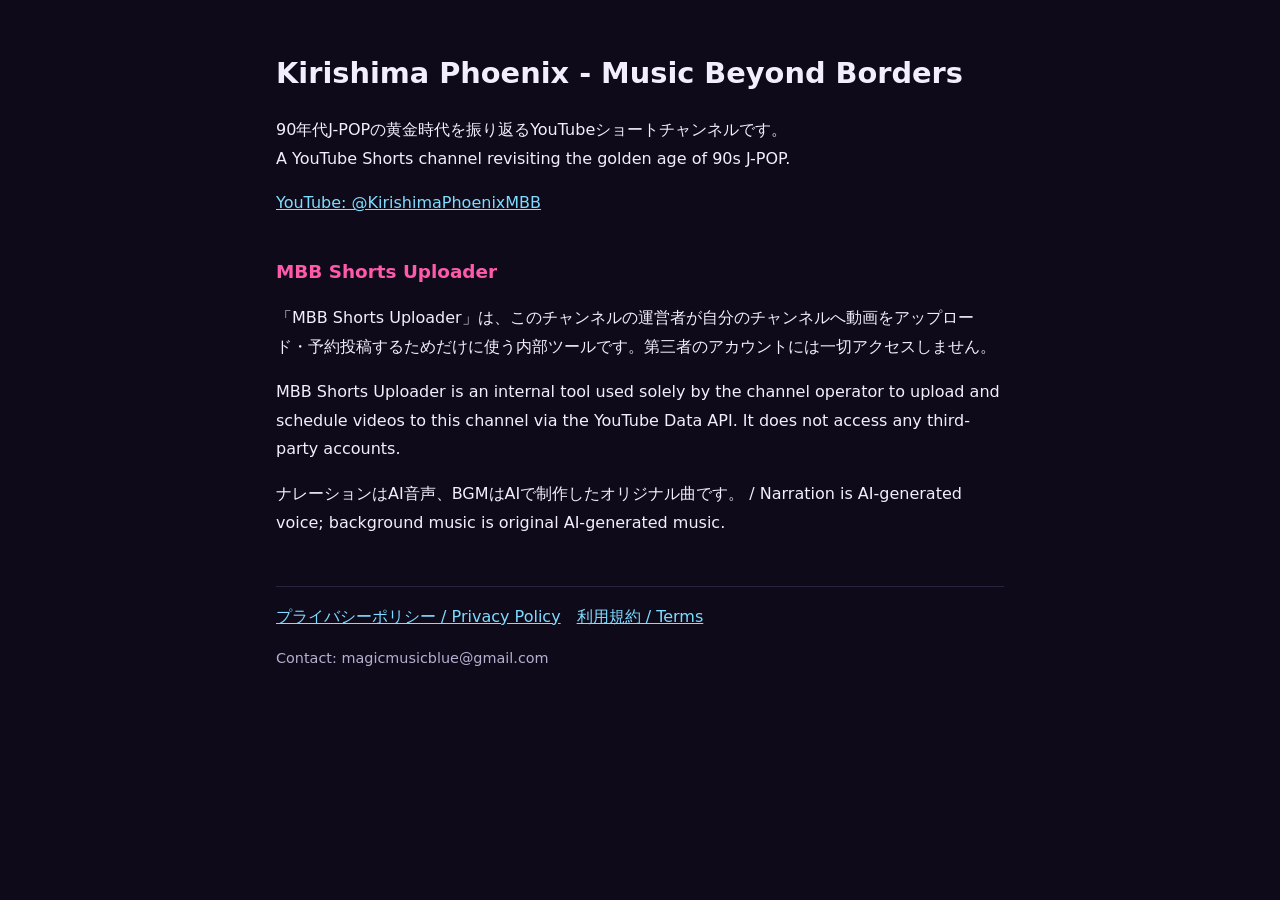
<file: index.html>
<!doctype html><html lang="ja"><head><meta charset="utf-8"><meta name="viewport" content="width=device-width,initial-scale=1">
<title>Kirishima Phoenix - Music Beyond Borders</title><link rel="stylesheet" href="style.css"></head><body><main>
<h1>Kirishima Phoenix - Music Beyond Borders</h1>
<p>90年代J-POPの黄金時代を振り返るYouTubeショートチャンネルです。<br>A YouTube Shorts channel revisiting the golden age of 90s J-POP.</p>
<p><a href="https://www.youtube.com/@KirishimaPhoenixMBB">YouTube: @KirishimaPhoenixMBB</a></p>
<h2>MBB Shorts Uploader</h2>
<p>「MBB Shorts Uploader」は、このチャンネルの運営者が自分のチャンネルへ動画をアップロード・予約投稿するためだけに使う内部ツールです。第三者のアカウントには一切アクセスしません。</p>
<p>MBB Shorts Uploader is an internal tool used solely by the channel operator to upload and schedule videos to this channel via the YouTube Data API. It does not access any third-party accounts.</p>
<p>ナレーションはAI音声、BGMはAIで制作したオリジナル曲です。 / Narration is AI-generated voice; background music is original AI-generated music.</p>
<footer><nav><a href="privacy.html">プライバシーポリシー / Privacy Policy</a><a href="terms.html">利用規約 / Terms</a></nav>
<p class="muted">Contact: magicmusicblue@gmail.com</p></footer></main></body></html>
</file>
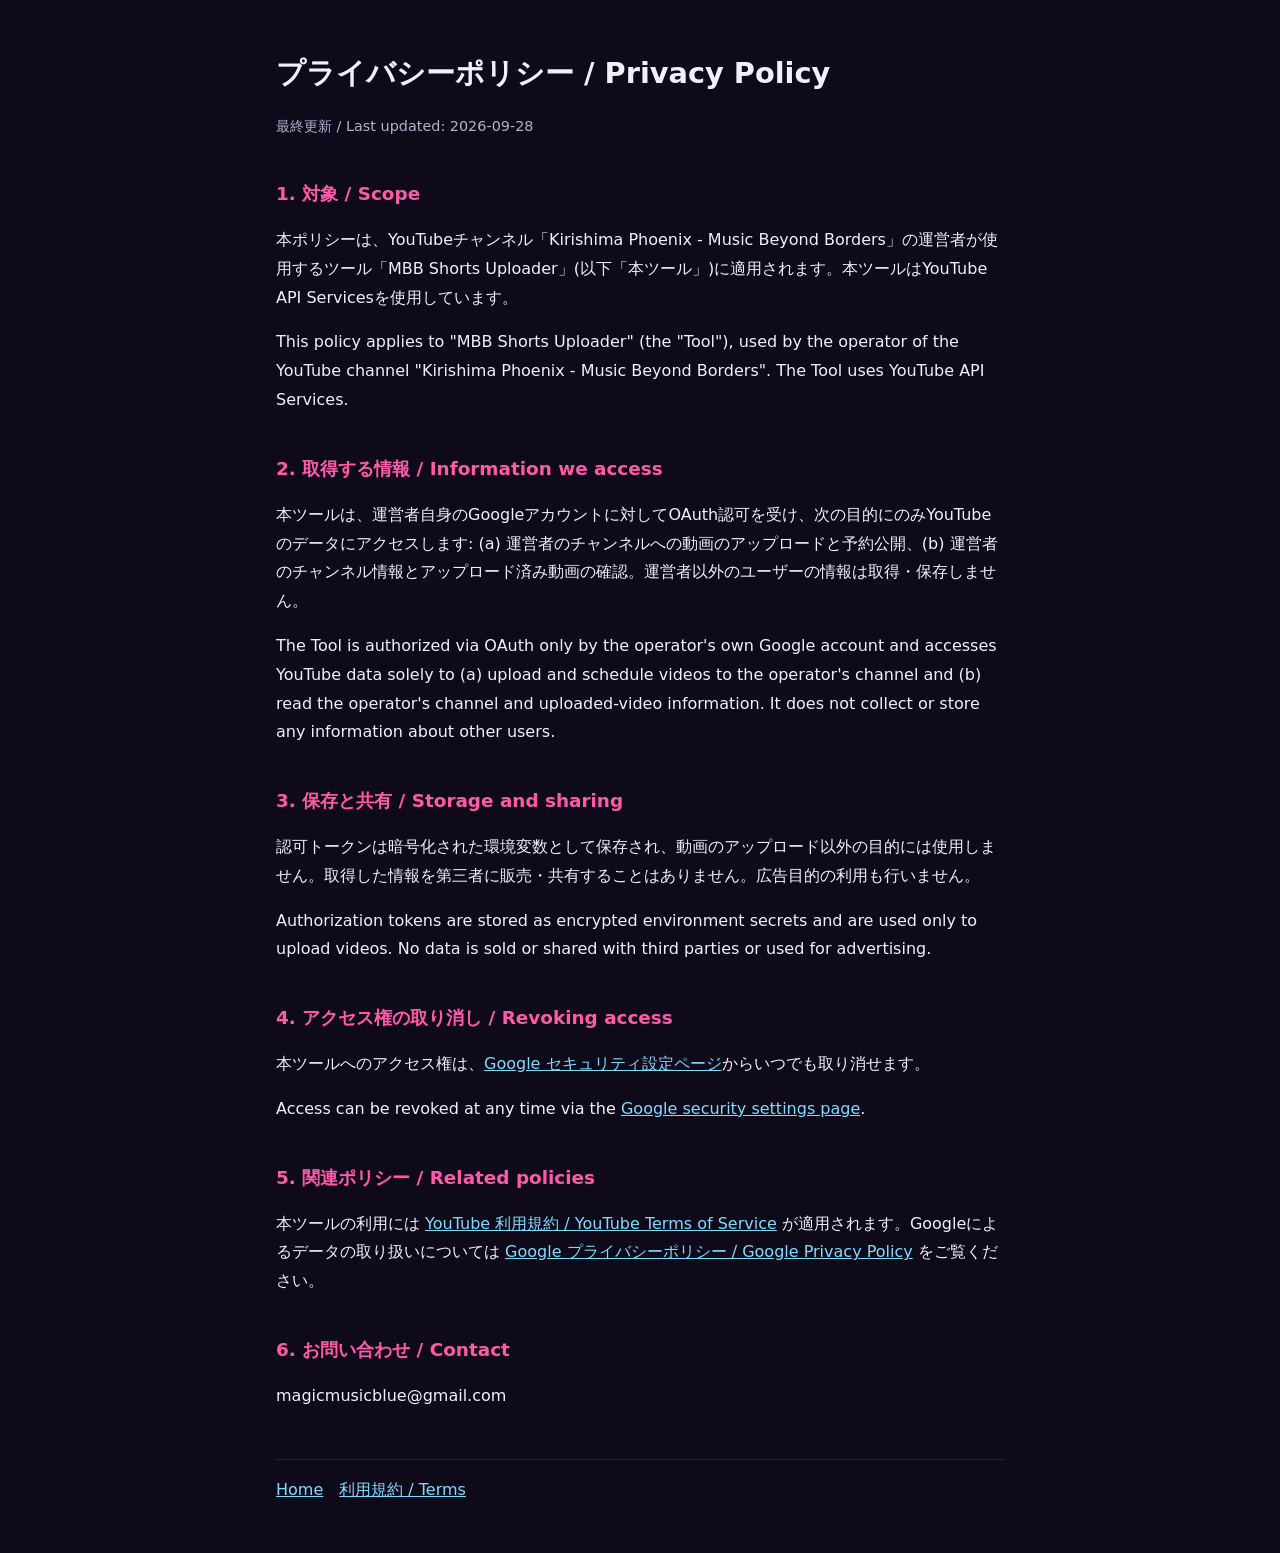
<file: privacy.html>
<!doctype html><html lang="ja"><head><meta charset="utf-8"><meta name="viewport" content="width=device-width,initial-scale=1">
<title>Privacy Policy - MBB Shorts Uploader</title><link rel="stylesheet" href="style.css"></head><body><main>
<h1>プライバシーポリシー / Privacy Policy</h1><p class="muted">最終更新 / Last updated: 2026-09-28</p>

<h2>1. 対象 / Scope</h2>
<p>本ポリシーは、YouTubeチャンネル「Kirishima Phoenix - Music Beyond Borders」の運営者が使用するツール「MBB Shorts Uploader」(以下「本ツール」)に適用されます。本ツールはYouTube API Servicesを使用しています。</p>
<p>This policy applies to "MBB Shorts Uploader" (the "Tool"), used by the operator of the YouTube channel "Kirishima Phoenix - Music Beyond Borders". The Tool uses YouTube API Services.</p>

<h2>2. 取得する情報 / Information we access</h2>
<p>本ツールは、運営者自身のGoogleアカウントに対してOAuth認可を受け、次の目的にのみYouTubeのデータにアクセスします: (a) 運営者のチャンネルへの動画のアップロードと予約公開、(b) 運営者のチャンネル情報とアップロード済み動画の確認。運営者以外のユーザーの情報は取得・保存しません。</p>
<p>The Tool is authorized via OAuth only by the operator's own Google account and accesses YouTube data solely to (a) upload and schedule videos to the operator's channel and (b) read the operator's channel and uploaded-video information. It does not collect or store any information about other users.</p>

<h2>3. 保存と共有 / Storage and sharing</h2>
<p>認可トークンは暗号化された環境変数として保存され、動画のアップロード以外の目的には使用しません。取得した情報を第三者に販売・共有することはありません。広告目的の利用も行いません。</p>
<p>Authorization tokens are stored as encrypted environment secrets and are used only to upload videos. No data is sold or shared with third parties or used for advertising.</p>

<h2>4. アクセス権の取り消し / Revoking access</h2>
<p>本ツールへのアクセス権は、<a href="https://security.google.com/settings/security/permissions">Google セキュリティ設定ページ</a>からいつでも取り消せます。</p>
<p>Access can be revoked at any time via the <a href="https://security.google.com/settings/security/permissions">Google security settings page</a>.</p>

<h2>5. 関連ポリシー / Related policies</h2>
<p>本ツールの利用には <a href="https://www.youtube.com/t/terms">YouTube 利用規約 / YouTube Terms of Service</a> が適用されます。Googleによるデータの取り扱いについては <a href="https://policies.google.com/privacy">Google プライバシーポリシー / Google Privacy Policy</a> をご覧ください。</p>

<h2>6. お問い合わせ / Contact</h2>
<p>magicmusicblue@gmail.com</p>
<footer><nav><a href="index.html">Home</a><a href="terms.html">利用規約 / Terms</a></nav></footer></main></body></html>
</file>
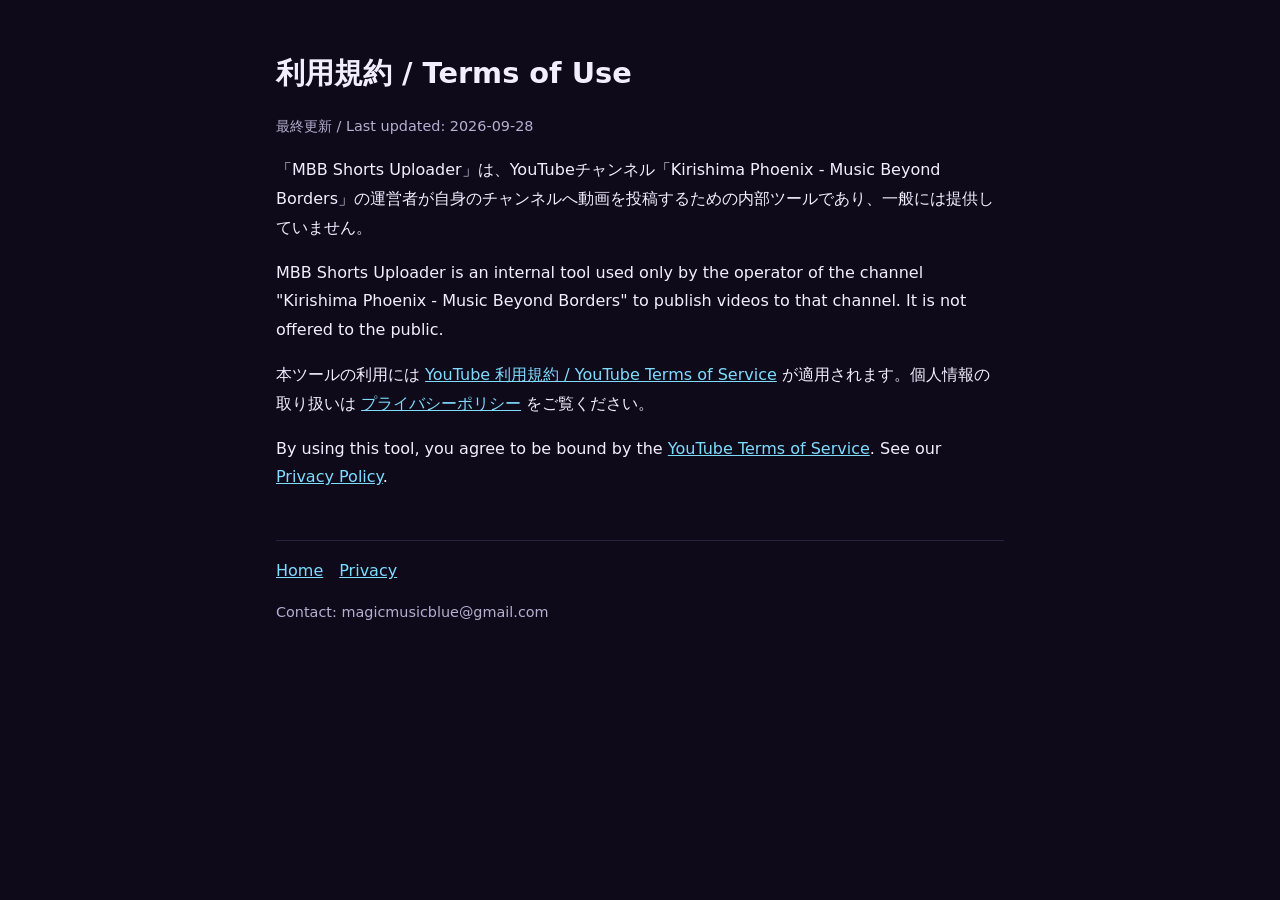
<file: terms.html>
<!doctype html><html lang="ja"><head><meta charset="utf-8"><meta name="viewport" content="width=device-width,initial-scale=1">
<title>Terms - MBB Shorts Uploader</title><link rel="stylesheet" href="style.css"></head><body><main>
<h1>利用規約 / Terms of Use</h1><p class="muted">最終更新 / Last updated: 2026-09-28</p>
<p>「MBB Shorts Uploader」は、YouTubeチャンネル「Kirishima Phoenix - Music Beyond Borders」の運営者が自身のチャンネルへ動画を投稿するための内部ツールであり、一般には提供していません。</p>
<p>MBB Shorts Uploader is an internal tool used only by the operator of the channel "Kirishima Phoenix - Music Beyond Borders" to publish videos to that channel. It is not offered to the public.</p>
<p>本ツールの利用には <a href="https://www.youtube.com/t/terms">YouTube 利用規約 / YouTube Terms of Service</a> が適用されます。個人情報の取り扱いは <a href="privacy.html">プライバシーポリシー</a> をご覧ください。</p>
<p>By using this tool, you agree to be bound by the <a href="https://www.youtube.com/t/terms">YouTube Terms of Service</a>. See our <a href="privacy.html">Privacy Policy</a>.</p>
<footer><nav><a href="index.html">Home</a><a href="privacy.html">Privacy</a></nav><p class="muted">Contact: magicmusicblue@gmail.com</p></footer></main></body></html>
</file>
<file: style.css>
:root{--bg:#0e0a1a;--fg:#f3eefe;--muted:#b7aed0;--acc:#ff5aaa}
*{box-sizing:border-box}body{margin:0;background:var(--bg);color:var(--fg);font-family:system-ui,-apple-system,"Hiragino Sans","Noto Sans JP",sans-serif;line-height:1.8}
main{max-width:760px;margin:0 auto;padding:48px 16px}h1{font-size:1.8rem;margin:0 0 8px}h2{font-size:1.15rem;margin-top:2em;color:var(--acc)}
a{color:#7fdcff}p,li{color:var(--fg)}.muted{color:var(--muted);font-size:.9rem}nav a{margin-right:16px}footer{margin-top:48px;border-top:1px solid #2a2340;padding-top:16px}
</file>
